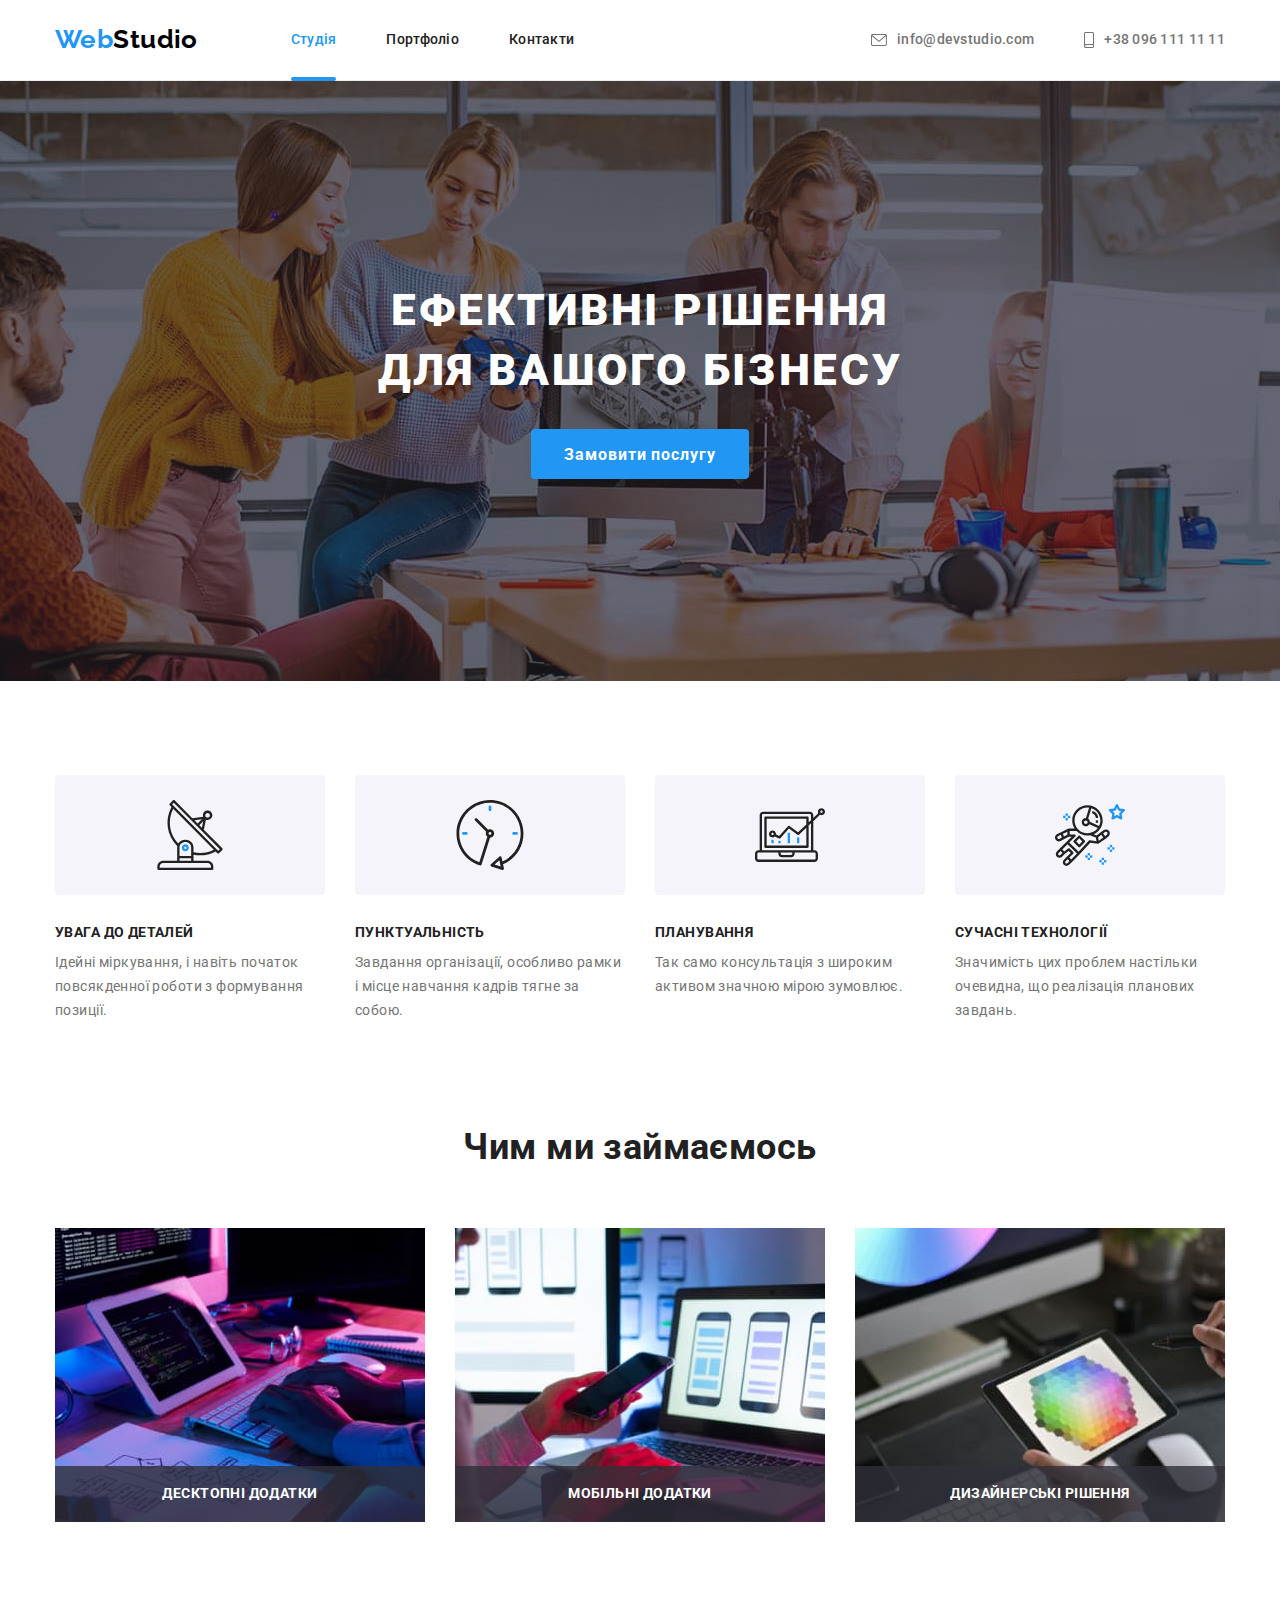
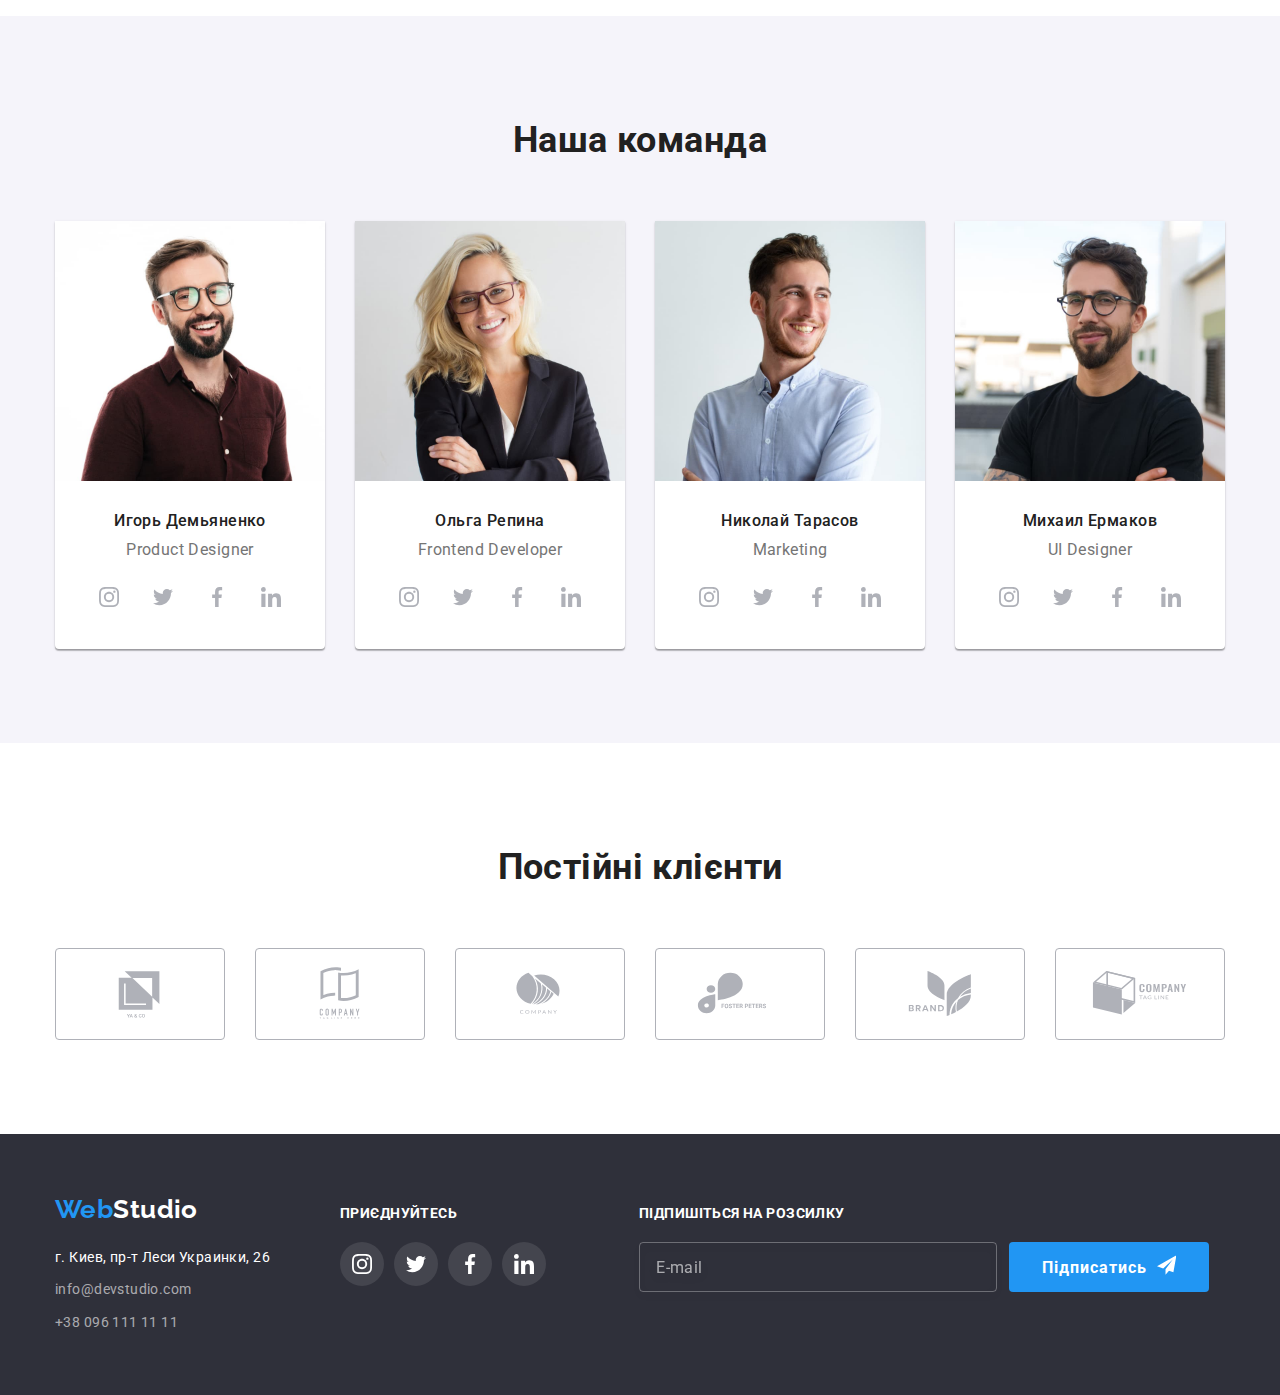
<file: index.html>
<!DOCTYPE html>
<html lang="uk">
  <head>
    <meta charset="UTF-8" />
    <meta http-equiv="X-UA-Compatible" content="IE=edge" />
    <meta name="viewport" content="width=device-width, initial-scale=1.0" />
    <title>WebStudio</title>
    <!-- Тут шрифти -->
    <link rel="preconnect" href="https://fonts.googleapis.com" />
    <link rel="preconnect" href="https://fonts.gstatic.com" crossorigin />
    <link
      href="https://fonts.googleapis.com/css2?family=Raleway:wght@700&family=Roboto:wght@400;500;700;900&display=swap"
      rel="stylesheet"
    />
    <!-- NORMALIZATION -->
    <link
      rel="stylesheet"
      href="https://cdnjs.cloudflare.com/ajax/libs/modern-normalize/1.1.0/modern-normalize.css"
    />
    <!-- Тут стилі -->
    <link rel="stylesheet" href="./css/main.min.css" />
  </head>
  <body>
    <!-- ШАПКА СТОРІНКИ -->
    <!-- Нижня границя шапки згідно макету -->
    <header class="section header">
      <div class="container test-flex">
        <!--navigation zone-->
        <nav class="nav-zone test-flex">
          <!-- logo -->
          <a class="logo hdr" href="./index.html">
            <span>Web</span><span class="black">Studio</span>
          </a>
          <!-- navigation list -->
          <ul class="nav-list test-flex">
            <li>
              <a class="nav-link current" href="./index.html">Студія</a>
            </li>
            <li>
              <a class="nav-link" href="./portfolio.html">Портфоліо</a>
            </li>
            <li>
              <a class="nav-link" href="/">Контакти</a>
            </li>
          </ul>
        </nav>
        <!-- contacts -->
        <ul class="contacts">
          <li>
            <a class="mail-hdr" href="mailto:info@devstudio.com">
              <svg class="icon-mail">
                <use href="./images/sprite_new.svg#icon-envelope"></use>
              </svg>
              info@devstudio.com
            </a>
          </li>
          <li>
            <a class="tel-hdr" href="tel:+380961111111">
              <svg class="icon-tel">
                <use href="./images/sprite_new.svg#icon-smartphone"></use>
              </svg>
              +38 096 111 11 11
            </a>
          </li>
        </ul>
      </div>
    </header>
    <!-- ОСНОВНА ЧАСТИНА -->
    <main>
      <!-- BANER -->
      <section class="section hero">
        <div class="container">
          <h1 class="text-hero">Ефективні рішення для вашого бізнесу</h1>
          <button class="btn-big-blue" type="button" data-modal-open>Замовити послугу
          </button>
        </div>
      </section>
      <!-- SPECIALS -->
      <section class="section">
        <div class="container">
          <!-- прихований заголовок секції -->
          <h2 class="visually-hidden">Особливості</h2>
          <ul class="spcls-list">
            <li>
              <div class="spcls-container spcls-item icon-antena">
                <h3 class="spcls-tittles">Увага до деталей</h3>
                <p class="spcls-text">
                  Ідейні міркування, і навіть початок повсякденної роботи з формування позиції.
                </p>
              </div>
            </li>
            <li>
              <div class="spcls-container spcls-item icon-clock">
                <h3 class="spcls-tittles">Пунктуальність</h3>
                <p class="spcls-text">
                  Завдання організації, особливо рамки і місце навчання кадрів тягне за собою.
                </p>
              </div>
            </li>
            <li>
              <div class="spcls-container spcls-item icon-diagram">
                <h3 class="spcls-tittles">Планування</h3>
                <p class="spcls-text">
                  Так само консультація з широким активом значною мірою зумовлює.
                </p>
              </div>
            </li>
            <li>
              <div class="spcls-container spcls-item icon-astronaut">
                <h3 class="spcls-tittles">Сучасні технології</h3>
                <p class="spcls-text">
                  Значимість цих проблем настільки очевидна, що реалізація планових завдань.
                </p>
              </div>
            </li>
          </ul>
        </div>
      </section>
      <!-- TYPES OF WORK -->
      <section class="section no-top-padding">
        <div class="container">
          <h2 class="section-tittle">Чим ми займаємось</h2>
          <ul class="works-list test-flex">
            <li class="works-list-item">
              <div class="works-list-img">
                <img src="./images/studio-imgs/box1.jpg" alt="портфоліо-1" width="370" />
              </div>
              <p class="works-list-text">
                Десктопні додатки
              </p>
            </li>
            <li class="works-list-item">
              <div class="works-list-img">
                <img src="./images/studio-imgs/box2.jpg" alt="портфоліо-2" width="370" />
              </div>
              <p class="works-list-text">
                Мобільні додатки
              </p>
            </li>
            <li class="works-list-item">
              <div class="works-list-img">
                <img src="./images/studio-imgs/box3.jpg" alt="портфоліо-3" width="370" />
              </div>
              <p class="works-list-text">
                Дизайнерські рішення
              </p>
            </li>
          </ul>
        </div>
      </section>
      <!-- НАША КОМАНДА -->
      <section class="section team-bckgrnd-clr">
        <div class="container">
          <h2 class="section-tittle">Наша команда</h2>
          <ul class="wrkr-cards-list">
            <li>
              <div class="wrkr-card">
                <img src="./images/studio-imgs/img1.jpg" alt="Игорь Демьяненко" width="270" />
                <h3 class="wrkr-name">Игорь Демьяненко</h3>
                <p class="wrkr-position">Product Designer</p>
                <!-- СОЦ МЕРЕЖІ ЧЛЕНА КОМАНДИ -->
                <ul class="crd-socials-list">
                  <li>
                    <a class="crd-socials-link" href="/">
                      <svg>
                        <use href="./images/sprite_new.svg#icon-instagram-1"></use>
                      </svg>
                    </a>
                  </li>
                  <li>
                    <a class="crd-socials-link" href="/">
                      <svg>
                        <use href="./images/sprite_new.svg#icon-twitter-1"></use>
                      </svg>
                    </a>
                  </li>
                  <li>
                    <a class="crd-socials-link" href="/">
                      <svg>
                        <use href="./images/sprite_new.svg#icon-facebook-1"></use>
                      </svg>
                    </a>
                  </li>
                  <li>
                    <a class="crd-socials-link" href="/">
                      <svg>
                        <use href="./images/sprite_new.svg#icon-linkedin-1"></use>
                      </svg>
                    </a>
                  </li>
                </ul>
              </div>
            </li>
            <li>
              <div class="wrkr-card">
                <img src="./images/studio-imgs/img2.jpg" alt="Ольга Репина" width="270" />
                <h3 class="wrkr-name">Ольга Репина</h3>
                <p class="wrkr-position">Frontend Developer</p>
                <!-- СОЦ МЕРЕЖІ ЧЛЕНА КОМАНДИ -->
                <ul class="crd-socials-list">
                  <li>
                    <a class="crd-socials-link" href="/">
                      <svg>
                        <use href="./images/sprite_new.svg#icon-instagram-1"></use>
                      </svg>
                    </a>
                  </li>
                  <li>
                    <a class="crd-socials-link" href="/">
                      <svg>
                        <use href="./images/sprite_new.svg#icon-twitter-1"></use>
                      </svg>
                    </a>
                  </li>
                  <li>
                    <a class="crd-socials-link" href="/">
                      <svg>
                        <use href="./images/sprite_new.svg#icon-facebook-1"></use>
                      </svg>
                    </a>
                  </li>
                  <li>
                    <a class="crd-socials-link" href="/">
                      <svg>
                        <use href="./images/sprite_new.svg#icon-linkedin-1"></use>
                      </svg>
                    </a>
                  </li>
                </ul>
              </div>
            </li>
            <li>
              <div class="wrkr-card">
                <img src="./images/studio-imgs/img3.jpg" alt="Николай Тарасов" width="270" />
                <h3 class="wrkr-name">Николай Тарасов</h3>
                <p class="wrkr-position">Marketing</p>
                <!-- СОЦ МЕРЕЖІ ЧЛЕНА КОМАНДИ -->
                <ul class="crd-socials-list">
                  <li>
                    <a class="crd-socials-link" href="/">
                      <svg>
                        <use href="./images/sprite_new.svg#icon-instagram-1"></use>
                      </svg>
                    </a>
                  </li>
                  <li>
                    <a class="crd-socials-link" href="/">
                      <svg>
                        <use href="./images/sprite_new.svg#icon-twitter-1"></use>
                      </svg>
                    </a>
                  </li>
                  <li>
                    <a class="crd-socials-link" href="/">
                      <svg>
                        <use href="./images/sprite_new.svg#icon-facebook-1"></use>
                      </svg>
                    </a>
                  </li>
                  <li>
                    <a class="crd-socials-link" href="/">
                      <svg>
                        <use href="./images/sprite_new.svg#icon-linkedin-1"></use>
                      </svg>
                    </a>
                  </li>
                </ul>
              </div>
            </li>
            <li>
              <div class="wrkr-card">
                <img src="./images/studio-imgs/img4.jpg" alt="Михаил Ермаков" width="270" />
                <h3 class="wrkr-name">Михаил Ермаков</h3>
                <p class="wrkr-position">UI Designer</p>
                <!-- СОЦ МЕРЕЖІ ЧЛЕНА КОМАНДИ -->
                <ul class="crd-socials-list">
                  <li>
                    <a class="crd-socials-link" href="/">
                      <svg>
                        <use href="./images/sprite_new.svg#icon-instagram-1"></use>
                      </svg>
                    </a>
                  </li>
                  <li>
                    <a class="crd-socials-link" href="/">
                      <svg>
                        <use href="./images/sprite_new.svg#icon-twitter-1"></use>
                      </svg>
                    </a>
                  </li>
                  <li>
                    <a class="crd-socials-link" href="/">
                      <svg>
                        <use href="./images/sprite_new.svg#icon-facebook-1"></use>
                      </svg>
                    </a>
                  </li>
                  <li>
                    <a class="crd-socials-link" href="/">
                      <svg>
                        <use href="./images/sprite_new.svg#icon-linkedin-1"></use>
                      </svg>
                    </a>
                  </li>
                </ul>
              </div>
            </li>
          </ul>
        </div>
      </section>
      <!-- ПОСТІЙНІ КЛІЄНТИ -->
      <section class="section">
        <div class="container">
          <h2 class="section-tittle">Постійні клієнти</h2>
          <ul class="partner-list">
            <li>
              <a class="partner-link" href="/">
                <svg class="icon-partner">
                  <use href="./images/sprite_new.svg#icon-Logo"></use>
                </svg>
              </a>
            </li>
            <li>
              <a class="partner-link" href="/">
                <svg class="icon-partner">
                  <use href="./images/sprite_new.svg#icon-Logo-1"></use>
                </svg>
              </a>
            </li>
            <li>
              <a class="partner-link" href="/">
                <svg class="icon-partner">
                  <use href="./images/sprite_new.svg#icon-Logo-2"></use>
                </svg>
              </a>
            </li>
            <li>
              <a class="partner-link" href="/">
                <svg class="icon-partner">
                  <use href="./images/sprite_new.svg#icon-Logo-3"></use>
                </svg>
              </a>
            </li>
            <li>
              <a class="partner-link" href="/">
                <svg class="icon-partner">
                  <use href="./images/sprite_new.svg#icon-Logo-4"></use>
                </svg>
              </a>
            </li>
            <li>
              <a class="partner-link" href="/">
                <svg class="icon-partner">
                  <use href="./images/sprite_new.svg#icon-Logo-5"></use>
                </svg>
              </a>
            </li>
          </ul>
        </div>
      </section>
    </main>

    <!--ПІДВАЛ СТОРІНКИ-->
    <footer class="section footer">
      <!-- КОНТАКТИ -->
      <div class="container flex">
        <div>
          <!-- logo footer -->
          <a class="logo ftr" href="./index.html">
            <span>Web</span><span class="white">Studio</span>
          </a>

          <!-- address and contacts footer -->
          <address>
            <ul class="contacts-ftr">
              <li>
                <a
                  class="address"
                  href="https://www.google.com/maps/place/%D0%B1%D1%83%D0%BB%D1%8C%D0%B2%D0%B0%D1%80+%D0%9B%D0%B5%D1%81%D1%96+%D0%A3%D0%BA%D1%80%D0%B0%D1%97%D0%BD%D0%BA%D0%B8,+26,+%D0%9A%D0%B8%D1%97%D0%B2,+02000/@50.4265807,30.5361971,17z/data=!3m1!4b1!4m5!3m4!1s0x40d4cf0e033ecbe9:0x57a4dffefec77da0!8m2!3d50.4265807!4d30.5383858"
                  target="_blank"
                  >г. Киев, пр-т Леси Украинки, 26</a
                >
              </li>
              <li>
                <a class="mail-ftr" href="mailto:info@devstudio.com" target="_blank"
                  >info@devstudio.com</a
                >
              </li>
              <li>
                <a class="tel-ftr" href="tel:+380961111111" target="_blank">+38 096 111 11 11</a>
              </li>
            </ul>
          </address>
        </div>

        <!-- СОЦ МЕРЕЖІ -->
        <div class="socials">
          <h2 class="socials-tittle">Приєднуйтесь</h2>
          <ul class="socials-list">
            <li>
              <a class="socials-link" href="/">
                <svg>
                  <use href="./images/sprite_new.svg#icon-instagram-1"></use>
                </svg>
              </a>
            </li>
            <li>
              <a class="socials-link" href="/">
                <svg>
                  <use href="./images/sprite_new.svg#icon-twitter-1"></use>
                </svg>
              </a>
            </li>
            <li>
              <a class="socials-link" href="/">
                <svg>
                  <use href="./images/sprite_new.svg#icon-facebook-1"></use>
                </svg>
              </a>
            </li>
            <li>
              <a class="socials-link" href="/">
                <svg>
                  <use href="./images/sprite_new.svg#icon-linkedin-1"></use>
                </svg>
              </a>
            </li>
          </ul>
        </div>

        <!-- ФОРМА ПІДПИСКИ -->
        <form class="form-hdr">
          <div>
            <label for="xxx">
              <span class="form-hdr-tittle"> Підпишіться на розсилку </span>
            </label>
            <input
              class="input-email-ftr"
              type="email"
              name="email_ftr"
              id="xxx"
              placeholder="E-mail"
              required
            />
          </div>
          <button class="btn-big-blue with-icon" type="submit">
            <span>Підписатись</span>
            <svg class="icon-svg">
              <use href="./images/sprite_new.svg#icon-send"></use>
            </svg>
          </button>
        </form>
      </div>
    </footer>

    <!-- МОДАЛЬНЕ ВІКНО -->
    <div class="backdrop is-hidden" data-modal>
      <div class="modal">
        <button class="button-close" type="button" data-modal-close>
          <svg>
            <use href="./images/sprite_new.svg#icon-close"></use>
          </svg>
        </button>
        <span class="form-name"> Залишіть свої дані, ми вам передзвонимо </span>
        <form class="contact-form">
          <label>
            <span class="form-lebel-element name"> Ім'я </span>
            <span class="form-input-container name">
              <input
                class="form-input-field name"
                type="text"
                name="name"
                id=""
                placeholder=""
                required
              />
              <span class="icon">
                <svg>
                  <use href="./images/sprite_new.svg#icon-person"></use>
                </svg>
              </span>
            </span>
          </label>
          <label>
            <span class="form-lebel-element phone"> Телефон </span>
            <span class="form-input-container phone">
              <input
                class="form-input-field phone"
                type="tel"
                name="tel"
                id=""
                placeholder=""
                required
              />
              <span class="icon">
                <svg>
                  <use href="./images/sprite_new.svg#icon-phone"></use>
                </svg>
              </span>
            </span>
          </label>
          <label>
            <span class="form-lebel-element email"> Пошта </span>
            <span class="form-input-container email">
              <input
                class="form-input-field email"
                type="email"
                name="amail"
                id=""
                placeholder=""
                required
              />
              <span class="icon">
                <svg>
                  <use href="./images/sprite_new.svg#icon-email"></use>
                </svg>
              </span>
            </span>
          </label>
          <label>
            <span class="form-lebel-element coment"> Коментар </span>
            <span class="form-input-container coment">
              <textarea
                class="form-input-field coment"
                name="coment"
                id=""
                placeholder="Введіть текст"
              >
Тут має бути чийсь коментар але якщо це все очистити то буде вйдно "placeholder"</textarea
              >
            </span>
          </label>

          <!-- CHECKBOX -->
          <input
            class="checkbox visually-hidden"
            type="checkbox"
            name="privat_polisy"
            id="privat_polisy"
            required
          />
          <label for="privat_polisy" class="checkbox-pseudo">
            <span>
              Погоджуюся з розсилкою та приймаю
              <a href="">Умови договору</a>
            </span>
          </label>
          <button class="btn-big-blue" type="submit">Відправити</button>
        </form>
      </div>
    </div>
    <script src="./js/modal.js"></script>
  </body>
</html>
</file>
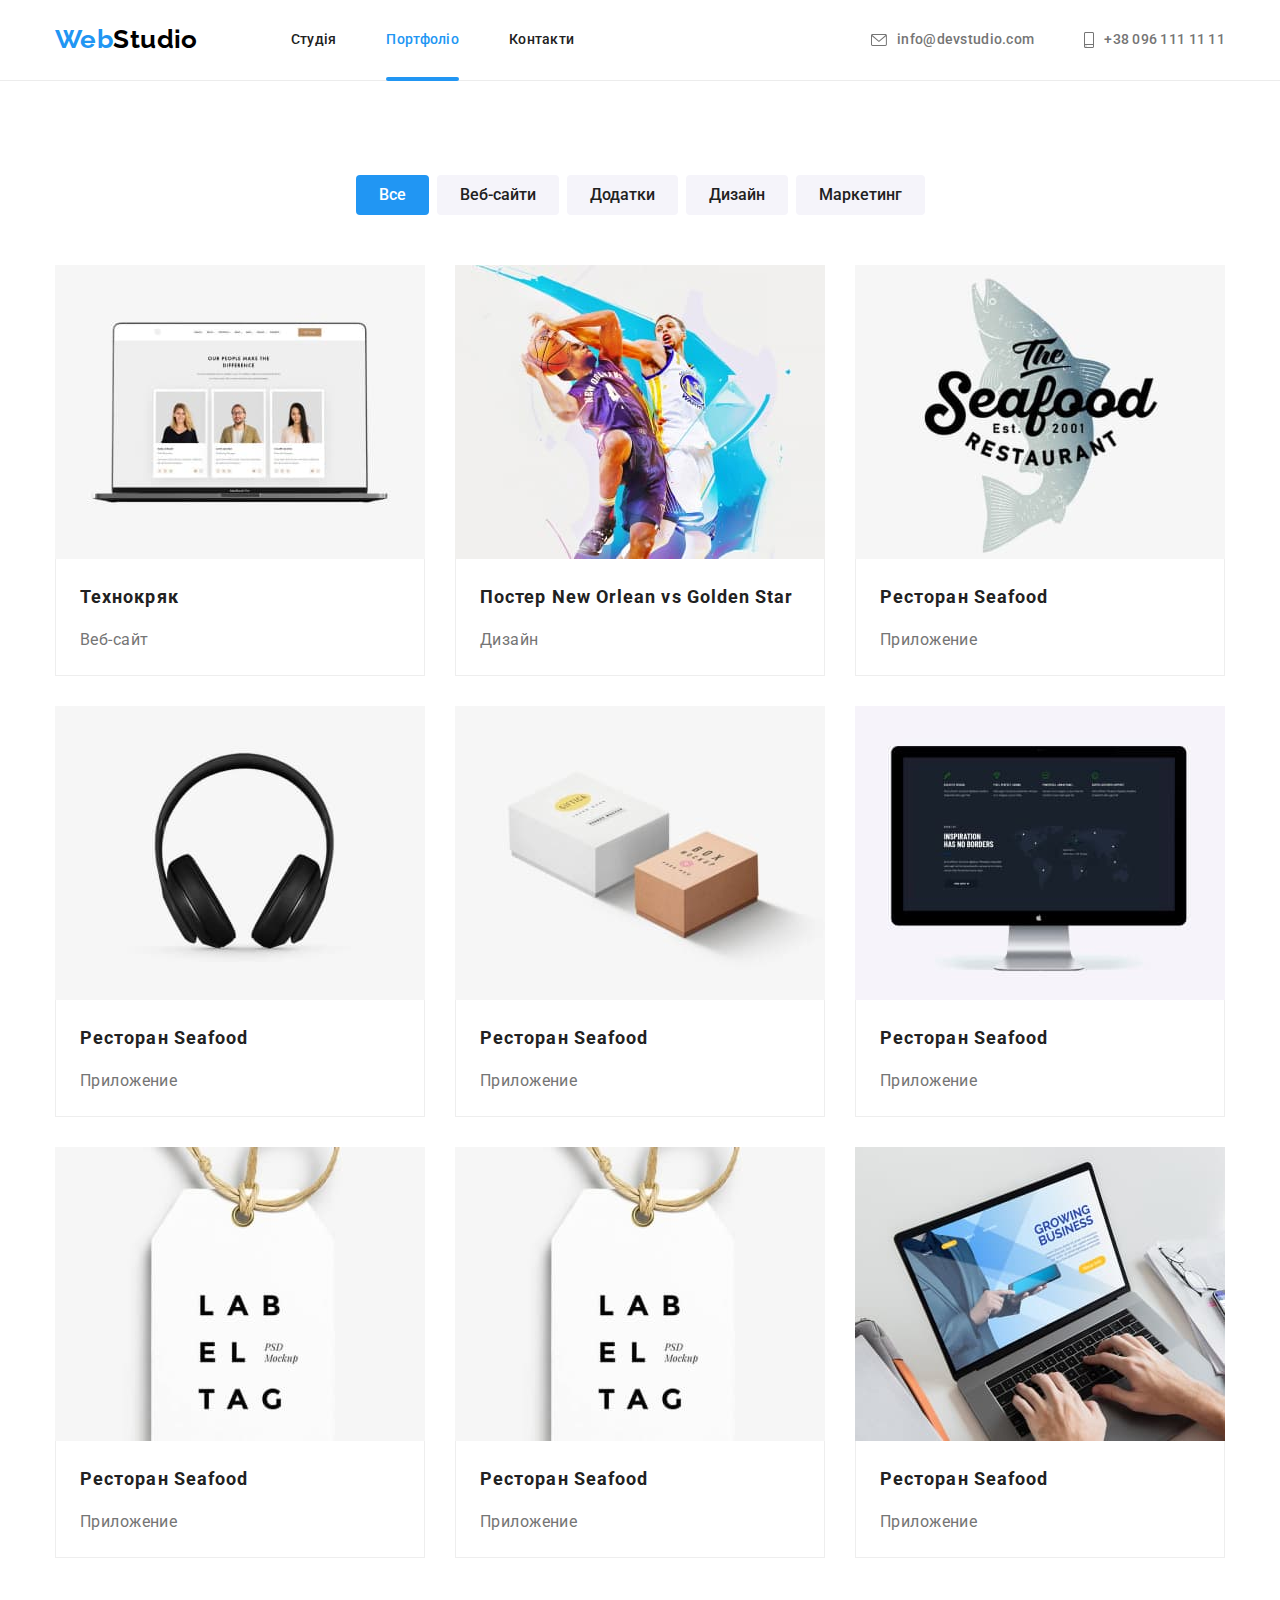
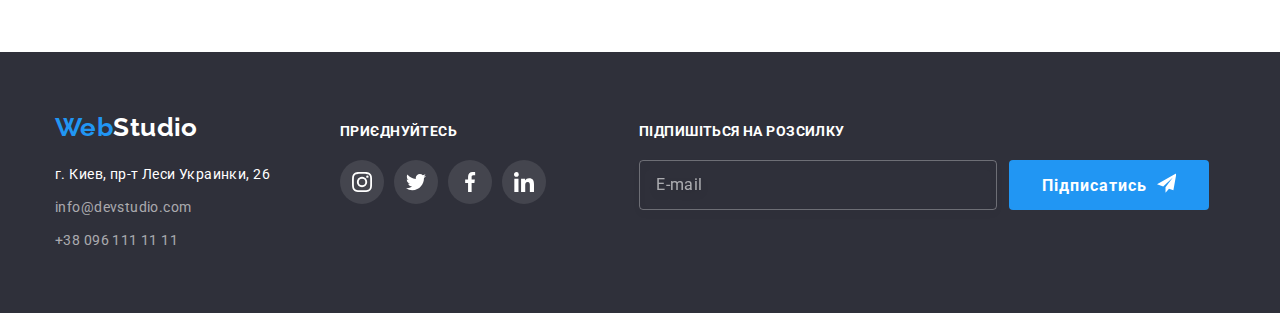
<file: portfolio.html>
<!DOCTYPE html>
<html lang="uk">
  <head>
    <meta charset="UTF-8" />
    <meta http-equiv="X-UA-Compatible" content="IE=edge" />
    <meta name="viewport" content="width=device-width, initial-scale=1.0" />
    <title>Portfolio</title>
    <!-- Тут шрифти -->
    <link rel="preconnect" href="https://fonts.googleapis.com" />
    <link rel="preconnect" href="https://fonts.gstatic.com" crossorigin />
    <link
      href="https://fonts.googleapis.com/css2?family=Raleway:wght@700&family=Roboto:wght@400;500;700;900&display=swap"
      rel="stylesheet"
    />
    <!-- NORMALIZATION -->
    <link
      rel="stylesheet"
      href="https://cdnjs.cloudflare.com/ajax/libs/modern-normalize/1.1.0/modern-normalize.css"
    />
    <!-- Тут стилі -->
    <link rel="stylesheet" href="./css/main.min.css" />
  <body>
    <!--ШАПКА СТОРІНКИ-->
    <!-- Нижня границя шапки згідно макету -->
    <header class="section header">
      <div class="container test-flex">
        <!--navigation zone-->
        <nav class="nav-zone test-flex">
          <!-- logo -->
          <a class="logo hdr" href="./index.html">
            <span>Web</span><span class="black">Studio</span>
          </a>
          <!-- navigation list -->
          <ul class="nav-list test-flex">
            <li>
              <a class="nav-link" href="./index.html">Студія</a>
            </li>
            <li>
              <a class="nav-link current" href="./portfolio.html">Портфоліо</a>
            </li>
            <li>
              <a class="nav-link" href="/">Контакти</a>
            </li>
          </ul>
        </nav>
        <!-- contacts -->
        <ul class="contacts">
          <li>
            <a class="mail-hdr" href="mailto:info@devstudio.com">
              <svg class="icon-mail">
                <use href="./images/sprite_new.svg#icon-envelope"></use>
              </svg>
              info@devstudio.com
            </a>
          </li>
          <li>
            <a class="tel-hdr" href="tel:+380961111111">
              <svg class="icon-tel">
                <use href="./images/sprite_new.svg#icon-smartphone"></use>
              </svg>
              +38 096 111 11 11
            </a>
          </li>
        </ul>
      </div>
    </header>
    <!-- ОСНОВНА ЧАСТИНА -->
    <main>
      <section class="section">
        <div class="container">
          <!-- прихований заголовок секції -->
          <h1 class="visually-hidden">Портфоліо</h1>
          <!-- Фльтр -->
          <div>
            <ul class="filtr-portfolio">
              <li>
                <button class="btn-little-blue current" type="button">Все</button>
              </li>
              <li>
                <button class="btn-little-blue" type="button">Веб-сайти</button>
              </li>
              <li>
                <button class="btn-little-blue" type="button">Додатки</button>
              </li>
              <li>
                <button class="btn-little-blue" type="button">Дизайн</button>
              </li>
              <li>
                <button class="btn-little-blue" type="button">Маркетинг</button>
              </li>
            </ul>
          </div>
          <!-- Розкладка робіт -->
          <div>
            <ul class="portf-list portfolio-flex">
              <li>
                <a class="portf-card" href="./">
                  <!-- Зображення портфоліо -->
                  <div class="img-overlay">
                    <img src="./images/portfolio-img/img1.jpg" alt="портфоліо-1" width="370" />
                    <div class="img-overlay-text">
                      <p>
                        Ресурс пропонує комплексні пропозиції з різним рівнем функціоналу та
                        сервісів. Все це дозволить відвідувачу отримати вичерпні відомості про
                        компанію чи приватну особу.
                      </p>
                    </div>
                  </div>
                  <!-- Нижній блок карти портфоліо -->
                  <div class="p-card-low-block">
                    <h3 class="p-card-tittle">Технокряк</h3>
                    <p class="p-card-text">Веб-сайт</p>
                  </div>
                </a>
              </li>
              <li>
                <a class="portf-card" href="./">
                  <!-- Зображення портфоліо -->
                  <div class="img-overlay">
                    <img src="./images/portfolio-img/img2.jpg" alt="портфоліо-2" width="370" />
                    <div class="img-overlay-text">
                      <p>
                        Ресурс пропонує комплексні пропозиції з різним рівнем функціоналу
                        тасервісів. Все це дозволить відвідувачу отримати ви черпні відомості про
                        компанію чи приватну особу.
                      </p>
                    </div>
                  </div>
                  <!-- Нижній блок карти портфоліо -->
                  <div class="p-card-low-block">
                    <h3 class="p-card-tittle">Постер New Orlean vs Golden Star</h3>
                    <p class="p-card-text">Дизайн</p>
                  </div>
                </a>
              </li>
              <li>
                <a class="portf-card" href="./">
                  <!-- Зображення портфоліо -->
                  <div class="img-overlay">
                    <img src="./images/portfolio-img/img3.jpg" alt="портфоліо-3" width="370" />
                    <div class="img-overlay-text">
                      <p>
                        Ресурс пропонує комплексні пропозиції з різним рівнем функціоналу
                        тасервісів. Все це дозволить відвідувачу отримати ви черпні відомості про
                        компанію чи приватну особу.
                      </p>
                    </div>
                  </div>
                  <!-- Нижній блок карти портфоліо -->
                  <div class="p-card-low-block">
                    <h3 class="p-card-tittle">Ресторан Seafood</h3>
                    <p class="p-card-text">Приложение</p>
                  </div>
                </a>
              </li>
              <li>
                <a class="portf-card" href="./">
                  <!-- Зображення портфоліо -->
                  <div class="img-overlay">
                    <img src="./images/portfolio-img/img4.jpg" alt="портфоліо-4" width="370" />
                    <div class="img-overlay-text">
                      <p>
                        Ресурс пропонує комплексні пропозиції з різним рівнем функціоналу
                        тасервісів. Все це дозволить відвідувачу отримати ви черпні відомості про
                        компанію чи приватну особу.
                      </p>
                    </div>
                  </div>
                  <!-- Нижній блок карти портфоліо -->
                  <div class="p-card-low-block">
                    <h3 class="p-card-tittle">Ресторан Seafood</h3>
                    <p class="p-card-text">Приложение</p>
                  </div>
                </a>
              </li>
              <li>
                <a class="portf-card" href="./">
                  <!-- Зображення портфоліо -->
                  <div class="img-overlay">
                    <img src="./images/portfolio-img/img5.jpg" alt="портфоліо-5" width="370" />
                    <div class="img-overlay-text">
                      <p>
                        Ресурс пропонує комплексні пропозиції з різним рівнем функціоналу
                        тасервісів. Все це дозволить відвідувачу отримати ви черпні відомості про
                        компанію чи приватну особу.
                      </p>
                    </div>
                  </div>
                  <!-- Нижній блок карти портфоліо -->
                  <div class="p-card-low-block">
                    <h3 class="p-card-tittle">Ресторан Seafood</h3>
                    <p class="p-card-text">Приложение</p>
                  </div>
                </a>
              </li>
              <li>
                <a class="portf-card" href="./">
                  <!-- Зображення портфоліо -->
                  <div class="img-overlay">
                    <img src="./images/portfolio-img/img6.jpg" alt="портфоліо-6" width="370" />
                    <div class="img-overlay-text">
                      <p>
                        Ресурс пропонує комплексні пропозиції з різним рівнем функціоналу
                        тасервісів. Все це дозволить відвідувачу отримати ви черпні відомості про
                        компанію чи приватну особу.
                      </p>
                    </div>
                  </div>
                  <!-- Нижній блок карти портфоліо -->
                  <div class="p-card-low-block">
                    <h3 class="p-card-tittle">Ресторан Seafood</h3>
                    <p class="p-card-text">Приложение</p>
                  </div>
                </a>
              </li>
              <li>
                <a class="portf-card" href="./">
                  <!-- Зображення портфоліо -->
                  <div class="img-overlay">
                    <img src="./images/portfolio-img/img8.jpg" alt="портфоліо-8" width="370" />
                    <div class="img-overlay-text">
                      <p>
                        Ресурс пропонує комплексні пропозиції з різним рівнем функціоналу
                        тасервісів. Все це дозволить відвідувачу отримати ви черпні відомості про
                        компанію чи приватну особу.
                      </p>
                    </div>
                  </div>
                  <!-- Нижній блок карти портфоліо -->
                  <div class="p-card-low-block">
                    <h3 class="p-card-tittle">Ресторан Seafood</h3>
                    <p class="p-card-text">Приложение</p>
                  </div>
                </a>
              </li>
              <li>
                <a class="portf-card" href="./">
                  <!-- Зображення портфоліо -->
                  <div class="img-overlay">
                    <img src="./images/portfolio-img/img8.jpg" alt="портфоліо-8" width="370" />
                    <div class="img-overlay-text">
                      <p>
                        Ресурс пропонує комплексні пропозиції з різним рівнем функціоналу
                        тасервісів. Все це дозволить відвідувачу отримати ви черпні відомості про
                        компанію чи приватну особу.
                      </p>
                    </div>
                  </div>
                  <!-- Нижній блок карти портфоліо -->
                  <div class="p-card-low-block">
                    <h3 class="p-card-tittle">Ресторан Seafood</h3>
                    <p class="p-card-text">Приложение</p>
                  </div>
                </a>
              </li>
              <li>
                <a class="portf-card" href="./">
                  <!-- Зображення портфоліо -->
                  <div class="img-overlay">
                    <img src="./images/portfolio-img/img9.jpg" alt="портфоліо-9" width="370" />
                    <div class="img-overlay-text">
                      <p>
                        Ресурс пропонує комплексні пропозиції з різним рівнем функціоналу
                        тасервісів. Все це дозволить відвідувачу отримати ви черпні відомості про
                        компанію чи приватну особу.
                      </p>
                    </div>
                  </div>
                  <!-- Нижній блок карти портфоліо -->
                  <div class="p-card-low-block">
                    <h3 class="p-card-tittle">Ресторан Seafood</h3>
                    <p class="p-card-text">Приложение</p>
                  </div>
                </a>
              </li>
            </ul>
          </div>
        </div>
      </section>
    </main>
    <!--ПІДВАЛ СТОРІНКИ-->
    <footer class="section footer">
      <!-- КОНТАКТИ -->
      <div class="container flex">
        <div>
          <!-- logo footer -->
          <a class="logo ftr" href="./index.html">
            <span>Web</span><span class="white">Studio</span>
          </a>
    
          <!-- address and contacts footer -->
          <address>
            <ul class="contacts-ftr">
              <li>
                <a class="address"
                  href="https://www.google.com/maps/place/%D0%B1%D1%83%D0%BB%D1%8C%D0%B2%D0%B0%D1%80+%D0%9B%D0%B5%D1%81%D1%96+%D0%A3%D0%BA%D1%80%D0%B0%D1%97%D0%BD%D0%BA%D0%B8,+26,+%D0%9A%D0%B8%D1%97%D0%B2,+02000/@50.4265807,30.5361971,17z/data=!3m1!4b1!4m5!3m4!1s0x40d4cf0e033ecbe9:0x57a4dffefec77da0!8m2!3d50.4265807!4d30.5383858"
                  target="_blank">г. Киев, пр-т Леси Украинки, 26</a>
              </li>
              <li>
                <a class="mail-ftr" href="mailto:info@devstudio.com" target="_blank">info@devstudio.com</a>
              </li>
              <li>
                <a class="tel-ftr" href="tel:+380961111111" target="_blank">+38 096 111 11 11</a>
              </li>
            </ul>
          </address>
        </div>
    
        <!-- СОЦ МЕРЕЖІ -->
        <div class="socials">
          <h2 class="socials-tittle">Приєднуйтесь</h2>
          <ul class="socials-list">
            <li>
              <a class="socials-link" href="/">
                <svg>
                  <use href="./images/sprite_new.svg#icon-instagram-1"></use>
                </svg>
              </a>
            </li>
            <li>
              <a class="socials-link" href="/">
                <svg>
                  <use href="./images/sprite_new.svg#icon-twitter-1"></use>
                </svg>
              </a>
            </li>
            <li>
              <a class="socials-link" href="/">
                <svg>
                  <use href="./images/sprite_new.svg#icon-facebook-1"></use>
                </svg>
              </a>
            </li>
            <li>
              <a class="socials-link" href="/">
                <svg>
                  <use href="./images/sprite_new.svg#icon-linkedin-1"></use>
                </svg>
              </a>
            </li>
          </ul>
        </div>
    
        <!-- ФОРМА ПІДПИСКИ -->
        <form class="form-hdr">
          <div>
            <label for="xxx">
              <span class="form-hdr-tittle"> Підпишіться на розсилку </span>
            </label>
            <input class="input-email-ftr" type="email" name="email_ftr" id="xxx" placeholder="E-mail" required />
          </div>
          <button class="btn-big-blue with-icon" type="submit">
            <span>Підписатись</span>
            <svg class="icon-svg">
              <use href="./images/sprite_new.svg#icon-send"></use>
            </svg>
          </button>
        </form>
      </div>
    </footer>
  </body>
</html>
</file>
<file: css/main.min.css>
:root{--accent-clr-elmnts: #2196F3;--clr-btns-accent: #2196F3;--clr-btns-hover: #188CE8;--clr-btns-nrml: #F5F4FA;--color-contacts-ftr: rgba(255, 255, 255, 0.6);--color-text-primary: #757575;--tittle-clr-bold: #212121;--fill-icon-svg: #AFB1B8;--icons-clr-primary: #AFB1B8;--font-fmly-logo: "Raleway", sans-serif;--text-wght-nrml: 400;--text-wght-nrml2: 500;--tittle-wght-bold: 700;--tittle-wght-bol2: 900;--anim-main-timing-function: 250ms cubic-bezier(0.4, 0, 0.2, 1);--testing-brdr-clr: tomato}html{box-sizing:border-box}*,*::after,*::before{box-sizing:inherit}*:focus,*:focus-within{outline:rgba(0,0,0,0)}body{background-color:#fff;font-family:"Roboto",sans-serif;color:var(--color-text-primary);font-size:14px;letter-spacing:.03em;margin:0px}.container{max-width:1200px;padding:0px 15px;margin:0px auto}.container.flex{display:flex}.section{padding-top:94px;padding-bottom:94px}.section.no-padding{padding:0px}.section.no-top-padding{padding-top:0px}.section.no-bottom-padding{padding-bottom:0px}.section-tittle{font-weight:var(--tittle-wght-bold);font-size:36px;line-height:1.7;text-align:center;color:var(--tittle-clr-bold);margin-top:0px;margin-bottom:50px}.section.header{position:sticky;top:0;left:0;z-index:100;white-space:nowrap;padding-top:0;padding-bottom:0;background-color:#fff;border-bottom:1px solid #ececec}.section.footer{padding-top:60px;padding-bottom:60px;background-color:#2f303a}.test-flex{display:flex;align-items:center}h1,h2,h3,h4,h5,h6{margin-top:0}p{margin-top:0}ul{list-style:none;padding-inline-start:0px;margin:0px}a{text-decoration:none;color:inherit}address{font-style:normal}button{cursor:pointer}img{display:block;max-width:100%;height:auto}.visually-hidden{position:absolute;width:1px;height:1px;margin:-1px;border:0;padding:0;white-space:nowrap;clip-path:inset(100%);clip:rect(0 0 0 0);overflow:hidden}.logo{display:inline-block;font-family:var(--font-fmly-logo);font-weight:var(--tittle-wght-bold);font-size:26px;line-height:1.2;color:var(--accent-clr-elmnts)}.logo.hdr{padding-top:24px;padding-bottom:25px;margin-right:93px}.logo.hdr .black{color:#000}.logo.ftr{margin-bottom:20px}.logo.ftr .white{color:#fff}.btn-big-blue{position:relative;font-weight:var(--tittle-wght-bold);font-size:16px;line-height:1.88;letter-spacing:.06em;color:#fff;padding:10px 32px;min-width:200px;height:50px;cursor:pointer;border-radius:4px;border:1px solid rgba(0,0,0,0);background-color:var(--clr-btns-accent);transition:color var(--anim-main-timing-function),border-color var(--anim-main-timing-function),background-color var(--anim-main-timing-function),box-shadow var(--anim-main-timing-function),fill var(--anim-main-timing-function)}.btn-big-blue:focus,.btn-big-blue:hover{background-color:var(--clr-btns-hover);box-shadow:0px 4px 4px rgba(0,0,0,.15)}.btn-big-blue:active{background-color:#fff;border-color:var(--clr-btns-hover);color:var(--clr-btns-hover);fill:var(--clr-btns-hover)}.btn-big-blue.with-icon{display:flex;margin-left:12px;margin-top:36px;fill:#fff}.btn-big-blue.with-icon .icon-svg{width:24px;height:24px;margin-left:10px}.btn-big-blue.with-icon:active{fill:var(--clr-btns-hover)}.btn-little-blue{color:var(--tittle-clr-bold);font-weight:var(--text-wght-nrml2);font-size:16px;line-height:1.6;text-align:center;cursor:pointer;padding:6px 22px;margin:0px;background-color:var(--clr-btns-nrml);border-radius:4px;border:1px solid rgba(0,0,0,0);transition:box-shadow var(--anim-main-timing-function),color var(--anim-main-timing-function),box-shadow var(--anim-main-timing-function)}.btn-little-blue:focus,.btn-little-blue:hover{background-color:var(--clr-btns-accent);color:#fff;box-shadow:0px 3px 1px rgba(0,0,0,.1),0px 1px 2px rgba(0,0,0,.08),0px 2px 2px rgba(0,0,0,.12)}.btn-little-blue:active{background-color:var(--clr-btns-nrml);color:var(--clr-btns-accent);border-color:solid var(--clr-btns-accent)}.btn-little-blue.current{background-color:var(--clr-btns-accent);color:#fff}.form-name{display:block;font-weight:700;font-size:20px;line-height:1.15;text-align:center;letter-spacing:.03em;margin-bottom:12px;color:#212121}.contact-form{display:flex;flex-direction:column;align-items:center}.form-element-lebel{font-size:12px;line-height:1.16;letter-spacing:.01em}.form-input-container{display:block;position:relative;width:448px;height:40px;fill:#212121;border:1px solid rgba(33,33,33,.2);border-radius:4px;transition:fill var(--anim-main-timing-function),border-color var(--anim-main-timing-function)}.form-input-container.name{margin:4px 0 10px}.form-input-container.phone,.form-input-container.email{margin:4px 0 10px}.form-input-container.coment{height:120px;margin:4px 0 20px}.form-input-container .icon{display:flex;align-items:center;justify-content:center;position:absolute;top:0;left:0;padding-left:12px;height:100%}.form-input-container .icon svg{width:18px;height:18px}.form-input-field{position:relative;width:100%;height:100%;border:none}.form-input-field.name,.form-input-field.phone,.form-input-field.email{font-size:14px;line-height:inherit;letter-spacing:inherit;padding:13px 20px 13px 42px}.form-input-field.coment{padding:12px 16px;resize:none}.form-input-container:focus-within,.form-input-container:focus,.form-input-container:hover{fill:var(--accent-clr-elmnts);border-color:var(--accent-clr-elmnts)}.checkbox-pseudo{display:block;position:relative;margin-bottom:30px;cursor:pointer}.checkbox-pseudo a{color:var(--accent-clr-elmnts);text-decoration:underline}.checkbox-pseudo a:focus{outline:2px solid #212121}.checkbox-pseudo::before{display:block;content:"";position:absolute;top:0;left:-7px;width:16px;height:15px;transform:translateX(-100%);background-image:url(../icons/icons-studio/icons-modal/icons-contacts-form/nochecked.svg)}.checkbox:focus+.checkbox-pseudo::before{outline:2px solid #212121}.checkbox:checked+.checkbox-pseudo::before{background-image:url(../icons/icons-studio/icons-modal/icons-contacts-form/checked.svg)}.modal{position:absolute;left:50%;transform:translate(-50%, -50%) scale(1);top:50%;padding:40px;min-height:580px;min-width:528px;background-color:#fff;box-shadow:0px 1px 3px rgba(0,0,0,.12),0px 1px 1px rgba(0,0,0,.14),0px 2px 1px rgba(0,0,0,.2);border-radius:4px;transition:transform var(--anim-main-timing-function),visibility var(--anim-main-timing-function)}.button-close{position:absolute;top:8px;left:490px;display:flex;align-items:center;justify-content:center;width:30px;height:30px;background-color:#fff;border-radius:50%;border:1px solid rgba(0,0,0,.1);transition:box-shadow var(--anim-main-timing-function)}.button-close svg{width:12px;height:12px}.button-close:focus,.button-close:hover{box-shadow:0px 1px 3px rgba(0,0,0,.3)}.backdrop{position:fixed;top:0;left:0;z-index:1010;width:100%;height:100%;background-color:rgba(0,0,0,.2);opacity:1;transition:opacity var(--anim-main-timing-function),visibility var(--anim-main-timing-function)}.backdrop.is-hidden{opacity:0;pointer-events:none;visibility:hidden}.backdrop.is-hidden .modal{transform:translate(-50%, -50%) scale(0.8)}.nav-zone{margin-right:auto}.nav-list{font-weight:var(--text-wght-nrml2);line-height:1.14;letter-spacing:.02em}.nav-list li+li{margin-left:50px}.nav-list .nav-link{display:block;color:var(--tittle-clr-bold);padding-top:32px;padding-bottom:32px;transition:color 250ms var(--anim-main-timing-function)}.nav-list .nav-link:focus,.nav-list .nav-link:hover{color:var(--accent-clr-elmnts)}.nav-list .nav-link:active{color:var(--accent-clr-elmnts)}.nav-list .nav-link.current{position:relative;display:block;color:var(--accent-clr-elmnts)}.nav-list .nav-link.current::after{position:absolute;content:"";bottom:-1px;left:0;height:4px;width:100%;border-radius:8px;background-color:var(--accent-clr-elmnts)}.contacts{display:flex;align-items:center;justify-content:center;font-weight:var(--text-wght-nrml2);line-height:1.14;letter-spacing:.02em}.contacts li:not(:first-child){margin-left:50px}.contacts .mail-hdr,.contacts .tel-hdr{display:flex;align-items:center;color:var(--color-text-primary);padding-top:32px;padding-bottom:32px;transition:color var(--anim-main-timing-function),fill var(--anim-main-timing-function)}.contacts .mail-hdr .icon-mail,.contacts .tel-hdr .icon-mail{width:16px;height:12px;margin-right:10px;fill:currentColor}.contacts .mail-hdr .icon-tel,.contacts .tel-hdr .icon-tel{width:10px;height:16px;margin-right:10px;fill:currentColor}.contacts .mail-hdr:focus,.contacts .mail-hdr:hover,.contacts .mail-hdr:active,.contacts .tel-hdr:focus,.contacts .tel-hdr:hover,.contacts .tel-hdr:active{color:var(--accent-clr-elmnts);fill:var(--accent-clr-elmnts)}.hero{background-color:#c4c4c4;height:600px;max-width:1600px;width:100%;background-image:linear-gradient(rgba(47, 48, 58, 0.4), rgba(47, 48, 58, 0.4)),url(../images/Img_hero.jpg);background-repeat:no-repeat;background-position:center;background-size:cover;text-align:center;padding-top:200px;padding-bottom:200px;margin-right:auto;margin-left:auto}.text-hero{font-weight:var(--tittle-wght-bol2);font-size:44px;line-height:1.36;text-align:center;letter-spacing:.06em;text-transform:uppercase;color:#fff;width:605px;margin:0px auto 28px}.spcls-list{display:flex}.spcls-list>li:not(:last-child){margin-right:30px}.spcls-item::before{display:block;content:"";height:120px;background-color:#f5f4fa;background-size:70px 70px;background-position:center;background-repeat:no-repeat;border-radius:4px;margin-bottom:30px}.icon-antena::before{background-image:url(../icons/icons-studio/icons-specials/antenna.svg)}.icon-clock::before{background-image:url(../icons/icons-studio/icons-specials/clock.svg)}.icon-diagram::before{background-image:url(../icons/icons-studio/icons-specials/diagram.svg)}.icon-astronaut::before{background-image:url(../icons/icons-studio/icons-specials/astronaut.svg)}.spcls-container{width:270px}.spcls-tittles{font-weight:var(--tittle-wght-bold);font-size:14px;line-height:1.14;text-transform:uppercase;color:var(--tittle-clr-bold);margin-top:0px;margin-bottom:10px}.spcls-text{line-height:1.7;margin:0px}.works-list{display:flex;align-items:center;justify-content:center}.works-list>li:not(:last-child){margin-right:30px}.works-list-item{position:relative}.works-list-img{width:370px}.works-list-text{display:flex;align-items:center;justify-content:center;overflow:hidden;position:absolute;left:0;bottom:0;width:100%;height:19%;margin:0;text-transform:uppercase;white-space:nowrap;font-weight:700;font-size:14px;line-height:1.14;letter-spacing:.03em;color:#fff;background-color:rgba(47,48,58,.8)}.team-bckgrnd-clr{background-color:#f5f4fa}.wrkr-cards-list{display:flex;gap:30px}.wrkr-card{background-color:#fff;width:270px;padding-bottom:30px;border-radius:0px 0px 4px 4px;box-shadow:0px 1px 3px rgba(0,0,0,.12),0px 1px 1px rgba(0,0,0,.14),0px 2px 1px rgba(0,0,0,.2)}.wrkr-card img{padding-bottom:30px}.wrkr-card .wrkr-name{font-weight:var(--text-wght-nrml2);font-size:16px;line-height:1.2;text-align:center;color:var(--tittle-clr-bold);margin:0px;padding-top:0px;padding-bottom:10px}.wrkr-card .wrkr-position{font-size:16px;line-height:1.2;text-align:center;color:var(--color-text-primary);margin:0px;padding-bottom:16px}.crd-socials-list{display:flex;column-gap:10px;align-items:center;width:206px;margin-left:auto;margin-right:auto}.crd-socials-link{display:flex;align-items:center;justify-content:center;width:44px;height:44px;fill:var(--fill-icon-svg);background-color:#fff;border-radius:50%;transition:background-color var(--anim-main-timing-function),fill var(--anim-main-timing-function)}.crd-socials-link:focus,.crd-socials-link:hover{background-color:var(--clr-btns-accent);fill:#fff}.crd-socials-link svg{display:block;width:20px;height:20px}.partner-list{display:flex;align-items:center;column-gap:30px}.partner-link{display:flex;align-items:center;justify-content:center;width:170px;height:92px;fill:currentColor;border:1px solid var(--icons-clr-primary);fill:var(--fill-icon-svg);border-radius:4px;transition:border-color var(--anim-main-timing-function),fill var(--anim-main-timing-function)}.partner-link:focus,.partner-link:hover{border-color:var(--accent-clr-elmnts);fill:var(--accent-clr-elmnts)}.partner-link .icon-partner{width:106px;height:60px}.filtr-portfolio{display:flex;align-items:center;justify-content:center;margin-bottom:50px}.filtr-portfolio li:not(:last-child){margin-right:8px}.portfolio-flex{display:flex;align-items:center;justify-content:center;flex-wrap:wrap;column-gap:30px;row-gap:30px;max-width:1170px}.portf-card{position:relative;display:block;width:370px;background-color:#fff;cursor:pointer;transition:box-shadow 250ms cubic-bezier(0.4, 0, 0.2, 1)}.portf-card:focus,.portf-card:focus-within,.portf-card:hover{box-shadow:0px 1px 1px rgba(0,0,0,.12),0px 4px 4px rgba(0,0,0,.06),1px 4px 6px rgba(0,0,0,.16)}.portf-card:focus .img-overlay-text,.portf-card:focus-within .img-overlay-text,.portf-card:hover .img-overlay-text{transform:translateY(0)}.img-overlay{position:relative;overflow:hidden}.img-overlay-text{display:flex;align-items:center;justify-content:center;position:absolute;top:0;left:0;width:100%;height:100%;background-color:rgba(33,150,243,.9);transform:translateY(100%);transition:transform 250ms cubic-bezier(0.4, 0, 0.2, 1)}.img-overlay p{width:322px;font-weight:400;font-size:18px;line-height:1.56;color:#fff;letter-spacing:.03em;margin:0}.p-card-low-block{position:relative;z-index:2;border-right:1px solid #eee;border-left:1px solid #eee;border-bottom:1px solid #eee;padding-left:24px;padding-right:24px;padding-top:20px;padding-bottom:20px;background-color:#fff}.p-card-tittle{color:var(--tittle-clr-bold);font-weight:var(--tittle-wght-bold);font-size:18px;line-height:2;letter-spacing:.06em;margin:0px;padding-bottom:10px}.p-card-text{color:var(--color-text-primary);font-size:16px;line-height:1.88;margin:0px}.contacts-ftr{line-height:1.7}.contacts-ftr>li:not(:last-child){margin-bottom:9px}.contacts-ftr .address{display:inline-block;color:#fff}.contacts-ftr .mail-ftr{display:inline-block;color:var(--color-contacts-ftr);transition:color 250ms cubic-bezier(0.4, 0, 0.2, 1)}.contacts-ftr .mail-ftr:focus,.contacts-ftr .mail-ftr:hover{color:var(--accent-clr-elmnts)}.contacts-ftr .mail-ftr:active{color:var(--accent-clr-elmnts)}.contacts-ftr .tel-ftr{display:inline-block;color:var(--color-contacts-ftr);transition:color 250ms cubic-bezier(0.4, 0, 0.2, 1)}.contacts-ftr .tel-ftr:focus,.contacts-ftr .tel-ftr:hover{color:var(--accent-clr-elmnts)}.contacts-ftr .tel-ftr:active{color:var(--accent-clr-elmnts)}.socials{margin-top:12px;margin-left:70px}.socials-tittle{font-weight:700;font-size:14px;line-height:1.14;letter-spacing:.03em;text-transform:uppercase;color:#fff}.socials-list{display:flex;column-gap:10px;align-items:center;width:206px;margin-top:20px}.socials-link svg{display:block;width:20px;height:20px;fill:#fff}.socials-link{display:block;content:"";width:44px;height:44px;fill:#fff;background-color:rgba(255,255,255,.1);border-radius:50%;padding:12px;transition:color 250ms cubic-bezier(0.4, 0, 0.2, 1),fill 250ms cubic-bezier(0.4, 0, 0.2, 1)}.socials-link:focus,.socials-link:hover{background-color:var(--clr-btns-accent)}.form-hdr{display:flex;align-items:flex-start;justify-content:space-between;width:570px;margin-top:12px;margin-left:93px}.form-hdr-tittle{display:block;font-weight:700;font-size:14px;line-height:1.14;letter-spacing:.03em;text-transform:uppercase;color:#fff;margin-bottom:20px}.input-email-ftr{min-width:358px;height:50px;padding:15px 16px;color:rgba(255,255,255,.6);font-size:16px;line-height:1.25;letter-spacing:.03em;background-color:rgba(0,0,0,0);border:1px solid rgba(255,255,255,.3);filter:drop-shadow(0px 4px 4px rgba(0, 0, 0, 0.15));border-radius:4px;transition:border-color var(--anim-main-timing-function)}.input-email-ftr::placeholder{color:rgba(255,255,255,.6);font-size:16px;line-height:1.25;letter-spacing:.03em}.input-email-ftr:focus,.input-email-ftr:hover{border-color:var(--clr-btns-accent)}.btn-send svg{width:24px;height:24px;margin-left:10px}.btn-send{display:flex;width:200px;height:50px;padding:10px 28px;margin-top:36px;margin-left:12px;font-weight:700;font-size:16px;line-height:30px;letter-spacing:.06em;color:#fff;fill:#fff;background:var(--clr-btns-accent);border:1px solid rgba(0,0,0,0);box-shadow:0px 4px 4px rgba(0,0,0,.15);border-radius:4px;cursor:pointer;transition:outline var(--anim-main-timing-function)}.btn-send:focus{outline:2px solid rgba(255,255,255,.7)}/*# sourceMappingURL=main.min.css.map */
</file>
